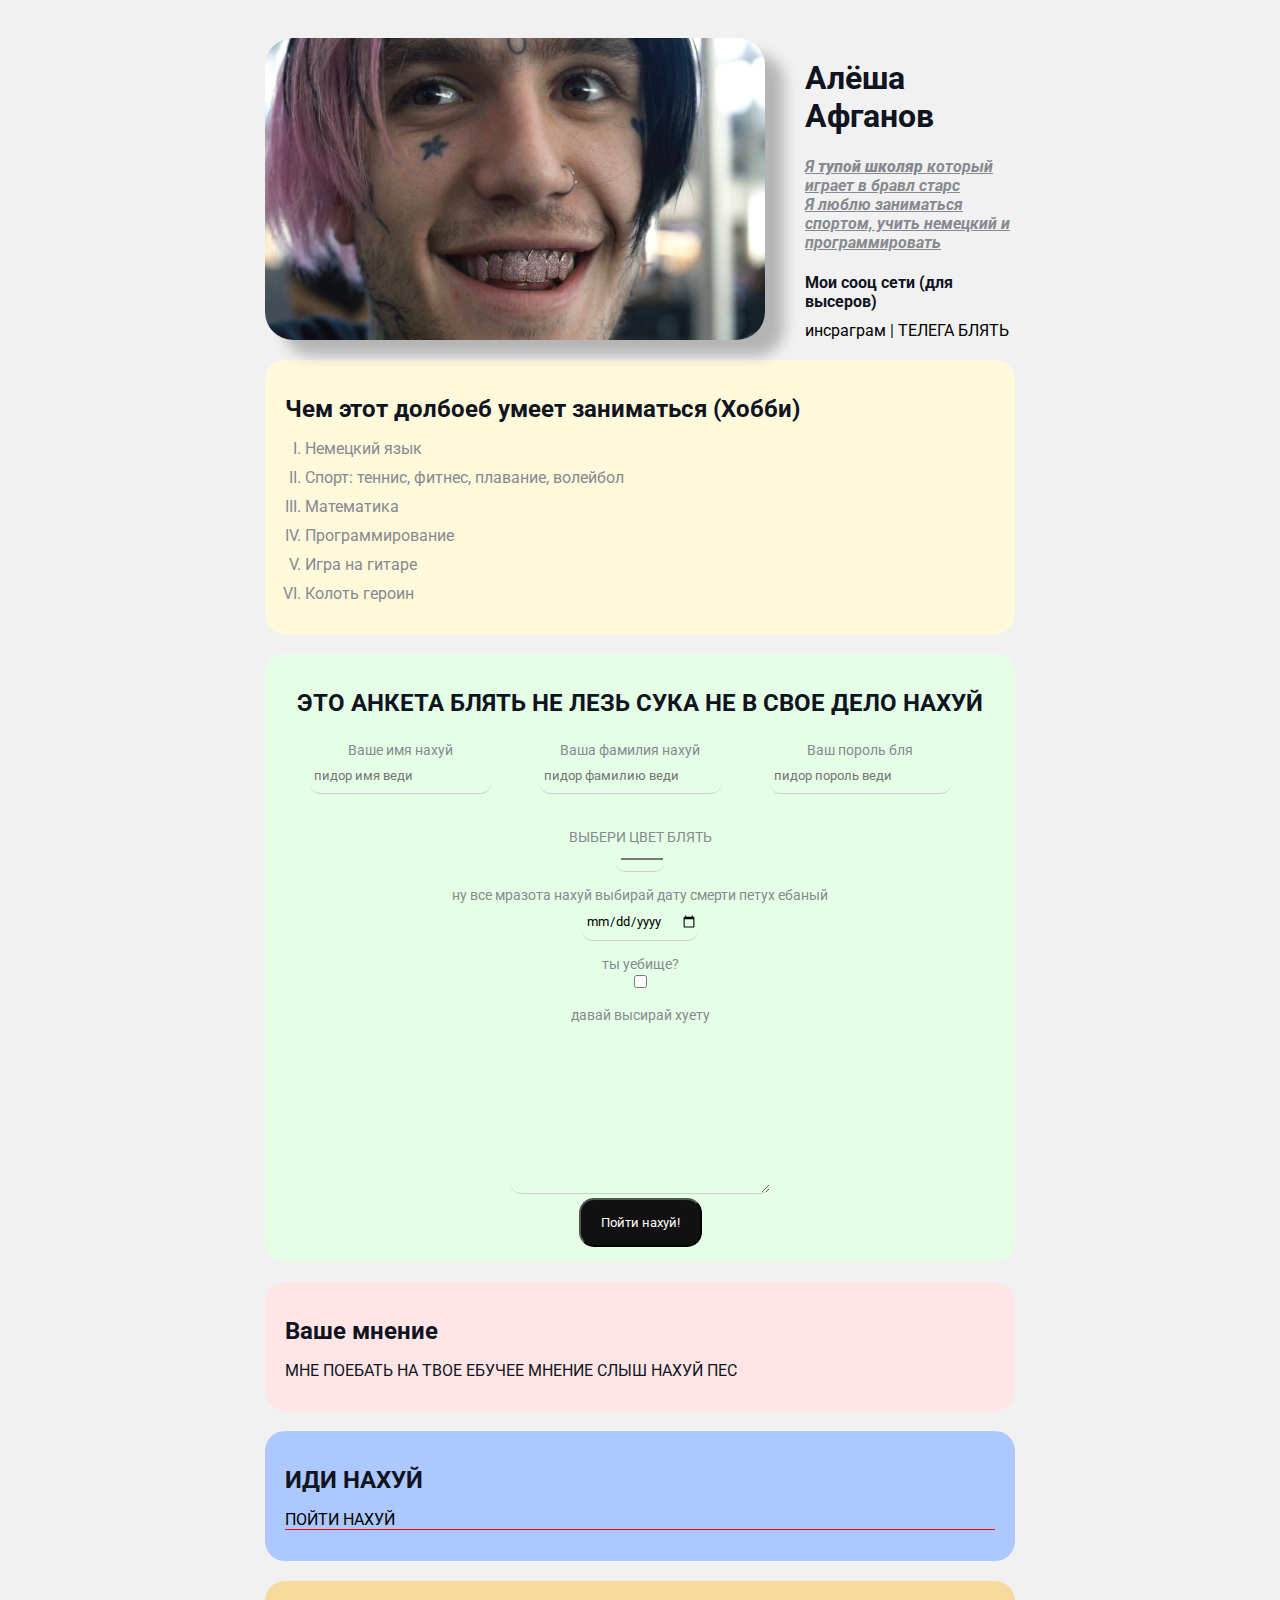
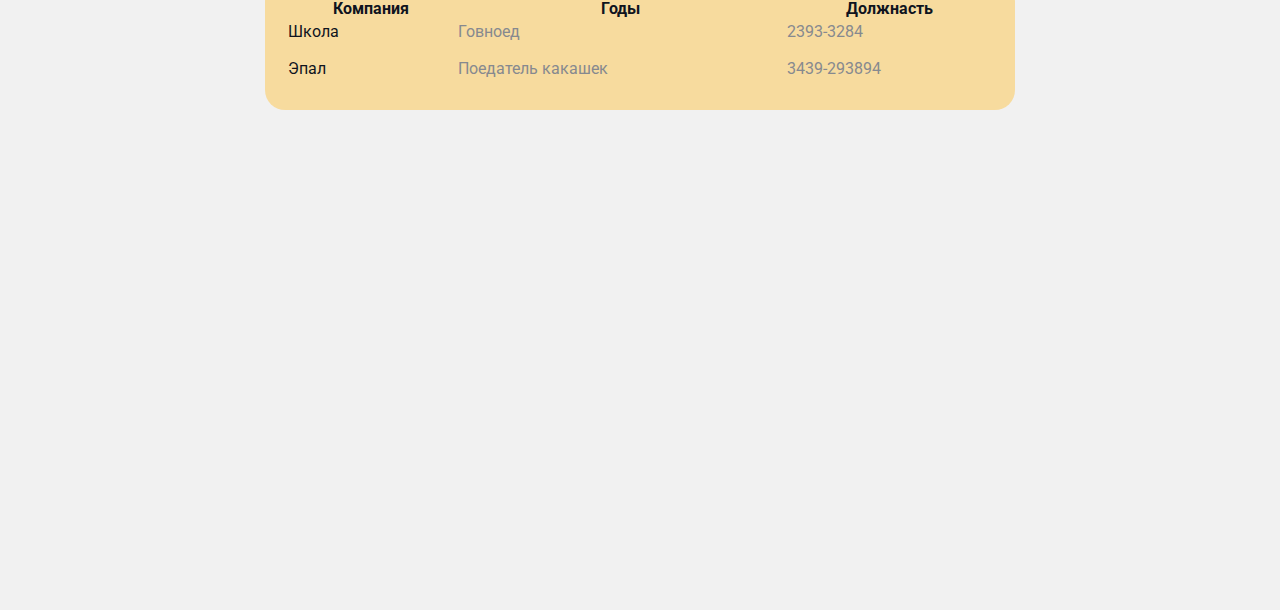
<file: index.html>
<!DOCTYPE html>
<html>
<head>
    <meta charset="UTF-8">
    <title>Резюме</title>
    <link  href="styles.css" rel="stylesheet"/>
</head>
<body>
    <div class="container">
        <div class="info">
            <img src="lil bebra.jpg" alt="бля чет не грузит нихуя" class = "avatar">
            <div class="info-text">
                <h1>Алёша Афганов</h1>
                <p>Я <strong>тупой школяр</strong> который играет в бравл старс</p>
                <p>Я люблю заниматься спортом, учить немецкий и программировать</p>
                <h4>Мои сооц сети (для высеров)</h4>
                <a href = "https://vk.com/yung_scummer" target = "_blank">инсраграм</a>
                |
                <a href="https://t.me/yungscummer" target="_blank">ТЕЛЕГА БЛЯТЬ</a>
            </div>
        </div>
        <div class="card bg-yellow">
            <h2>Чем этот долбоеб умеет заниматься (Хобби)</h2>
            <ol type = "I" class="list">
                <li>Немецкий язык</li>
                <li>Спорт: теннис, фитнес, плавание, волейбол</li>
                <li>Математика</li>
                <li>Программирование</li>
                <li>Игра на гитаре</li>
                <li>Колоть героин</li>
            </ol>    
        </div>
        <div class="card bg-green">
            <div class="contact">
                <h2>ЭТО АНКЕТА БЛЯТЬ НЕ ЛЕЗЬ СУКА НЕ В СВОЕ ДЕЛО НАХУЙ</h2>
                <form action="/">
                    <div class="row">
                        <div class="form-group">
                            <label for="name">Ваше имя нахуй</label>
                            <input type="text" id = "name" placeholder="пидор имя веди">
                        </div>
                        <div class="form-group">
                            <label for="secname">Ваша фамилия нахуй</label>
                            <input type="text" id = "secname" placeholder="пидор фамилию веди">
                        </div>
                        <div class="form-group">
                            <label for="password">Ваш пороль бля</label>
                            <input type="password" id = "password" placeholder="пидор пороль веди">
                        </div>
                    </div>
                    <div class="form-group">
                        <div class="sel-col">
                            <label for="color">ВЫБЕРИ ЦВЕТ БЛЯТЬ</label>
                            <input type="color" id = "color" placeholder="ПИДОО БЛЯТЬ ЦВЕ ВЫБИРАЙ">
                        </div>
                    </div>
                    <div class="form-group">
                        <label for="date">ну всe мразота нахуй выбирай дату смерти петух ебаный</label>
                        <input type="date" id = "date" placeholder="пидор фамилию веди">
                    </div>
                    <div class="form-group">
                        <label for="check">ты уебище?</label>
                        <input type="checkbox" id = "check">
                    </div>
                    <div class="form-group">
                        <label for="text">давай высирай хуету</label>
                        <textarea id="text" cols="30" rows="10"></textarea>
                    </div>
                    <input class="btn" type="submit" value="Пойти нахуй!">
                </form>
            </div>
        </div>
        <div class="card bg-red">
            <h2>Ваше мнение</h2>
            <p>МНЕ ПОЕБАТЬ НА ТВОЕ ЕБУЧЕЕ МНЕНИЕ СЛЫШ НАХУЙ ПЕС</p>
        </div>
        <div class="card bg-blue">
            <h2>ИДИ НАХУЙ</h2>
            <ul class="list-ut">
                <li><a href="youtube.html" target = "_blank">ПОЙТИ НАХУЙ</a></li>
            </ul>
        </div>
        <div class="card bg-orange">
            <table class = "table">
                <tr>
                    <th>Компания</th>
                    <th>Годы</th>
                    <th>Должнасть</th>
                </tr>
                <tr>
                    <td>Школа</td>
                    <td>Говноед</td>
                    <td>2393-3284</td>
                </tr>
                <tr>
                    <td>Эпал</td>
                    <td>Поедатель какашек</td>
                    <td>3439-293894</td>
                </tr>
            </table>
        </div>
        <div class="position">
            <div class="box"></div>
        </div>
    </div>
<div style = "margin-bottom: 500px"></div>
</body>
</html>
</file>
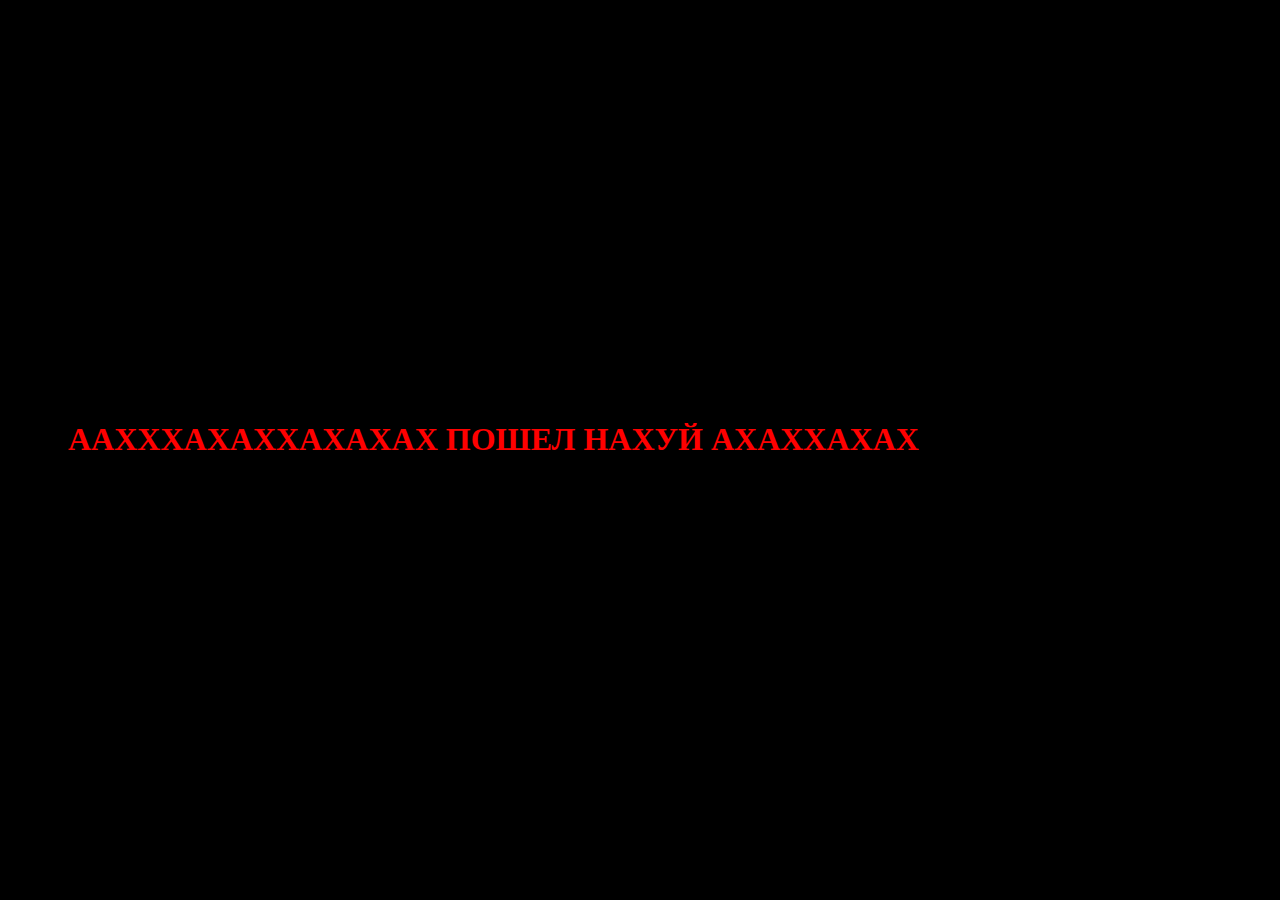
<file: youtube.html>
<!DOCTYPE html>
<html lang="en">
<head>
    <meta charset="UTF-8">
    <title>Путешествие нахуй</title>
    <link rel="stylesheet" href="ut-style.css">
</head>
<body>
    <h1>ААХХХАХАХХАХАХАХ ПОШЕЛ НАХУЙ АХАХХАХАХ</h1>
</body>
</html>
</file>
<file: styles.css>
@import url('https://fonts.googleapis.com/css2?family=Roboto&display=swap');

/* * {
    padding: 0;
    margin: 0;
} */

body {
    background-color: #f1f1f1;
    color: #0f141e;

    font-size: 16px;

    font-weight: normal;

    font-family: 'Roboto', sans-serif;
}


a {
    color: black;
    text-decoration: none;
}

a:hover {
    text-decoration: underline;
    font-weight: bold;
    background: black;
}

a:active {
    color: red;
    font-weight: bold;
}

a:visited {
    color: rgb(255, 0, 0);
}

.avatar {
    width: 500px;
    border-radius: 28px;
    box-shadow: 19px 16px 14px rgba(0, 0, 0, 0.25);
}
.info p {
    color: #86898f;
    margin: 0;
    font-style: italic;
    font-weight: bold;
    text-decoration: underline;
    /* text-transform: uppercase; */
    /* letter-spacing: 5px; */
    /* word-spacing: 600px; */
}
/* .social { */
    /* background: green;
    padding: 15px 40px;
    border: 5px solid red;
    margin: 20px;
    border-bottom-style: double;
    border-top-width: 15px;
    border-right-color: blue; */
/* } */

.container {
    max-width: 750px;
    margin: auto;
    padding-top: 30px;
}

/* .box-model > div { */
    /* float: left;
    background: #000;
    height: 200px;
    border: 5px solid red;
    width: 25%;
    box-sizing: border-box; */
/* } */

.bg-yellow {
    background: #fff9dc;
}

.bg-green {
    background: #e5ffe7;
}

.bg-red {
    background: #ffe5e5;
}

.bg-blue {
    background: #adc7ff;
}

.bg-orange {
    background: #f7db9e;
}

.card {
    padding: 15px 20px;
    margin-bottom: 20px;
    border-radius: 20px;
}

.info {
    margin-bottom: 20px;
    display:flex;
}

@media(max-width:700px) {
    .info {
        display: block;
        text-align: center;
    }
}

.info-text {
    margin-left: 40px;
}

.info-text h4 {
    margin-bottom: 10px;
}

.card h2 {
    margin-bottom: 10px;
}

.list {
    padding: 0 20px;
}
.list li {
    color:#86898f;
    margin-bottom: 10px;
}


.table {
    width: 100%;
}

.table td {
    padding-bottom: 15px;
}

.table td:nth-child(2), .table td:nth-child(3) {
    color:#86898f;
}

/* .table tr:nth-child(odd){
    background:red;
} */

.list-ut {
    list-style: none;
    padding: 0px;
}
.list-ut li {
    margin-bottom: 10px;
    border-bottom: 1px solid rgb(255, 0, 0);
    color: rgb(255, 0, 0);
}

.contact {
    text-align: center;
}

.form-group label {
    display: block;
    font-size: 14px;
    color:#86898f;
    padding-top: 15px;
}
.form-group input, .form-group textarea {
    box-sizing: border-box;
    border: none;
    background: transparent; 
    border-bottom: 1px solid #ccc;
    color: black;
    padding: 10px 0 10px;
    border-radius: 10px;
    outline: none;
    font-family: inherit;
    padding-left: 4px;
}

.row {
    display: flex;
    margin-bottom: 20px;
    margin-right: 20px;
}

.row > .form-group {
    width: 50%;
}
/* .sel-col input{
    padding: 30px 30px 30px;
} */

.btn{
    background: #111;
    padding: 15px 20px;
    color: #fff;
    font-family: inherit;
    cursor:pointer;
    border-radius: 15px;
}
.btn:hover {
    opacity: 0.9;
}

/* .position {
    position: relative;
    border: 4px solid black;
    margin-top: 40px;
    padding: 20px;
}

.box {
    position: fixed;
    top: 140px;
    left: 20px;
    width: 50px;
    height: 50px;
    background: lightcoral;
} */
</file>
<file: ut-style.css>
body {
    background: black;
}
h1 {
    padding-top: 400px;
    padding-left: 60px;
    color: red;
    font-weight: bold;
}
</file>
